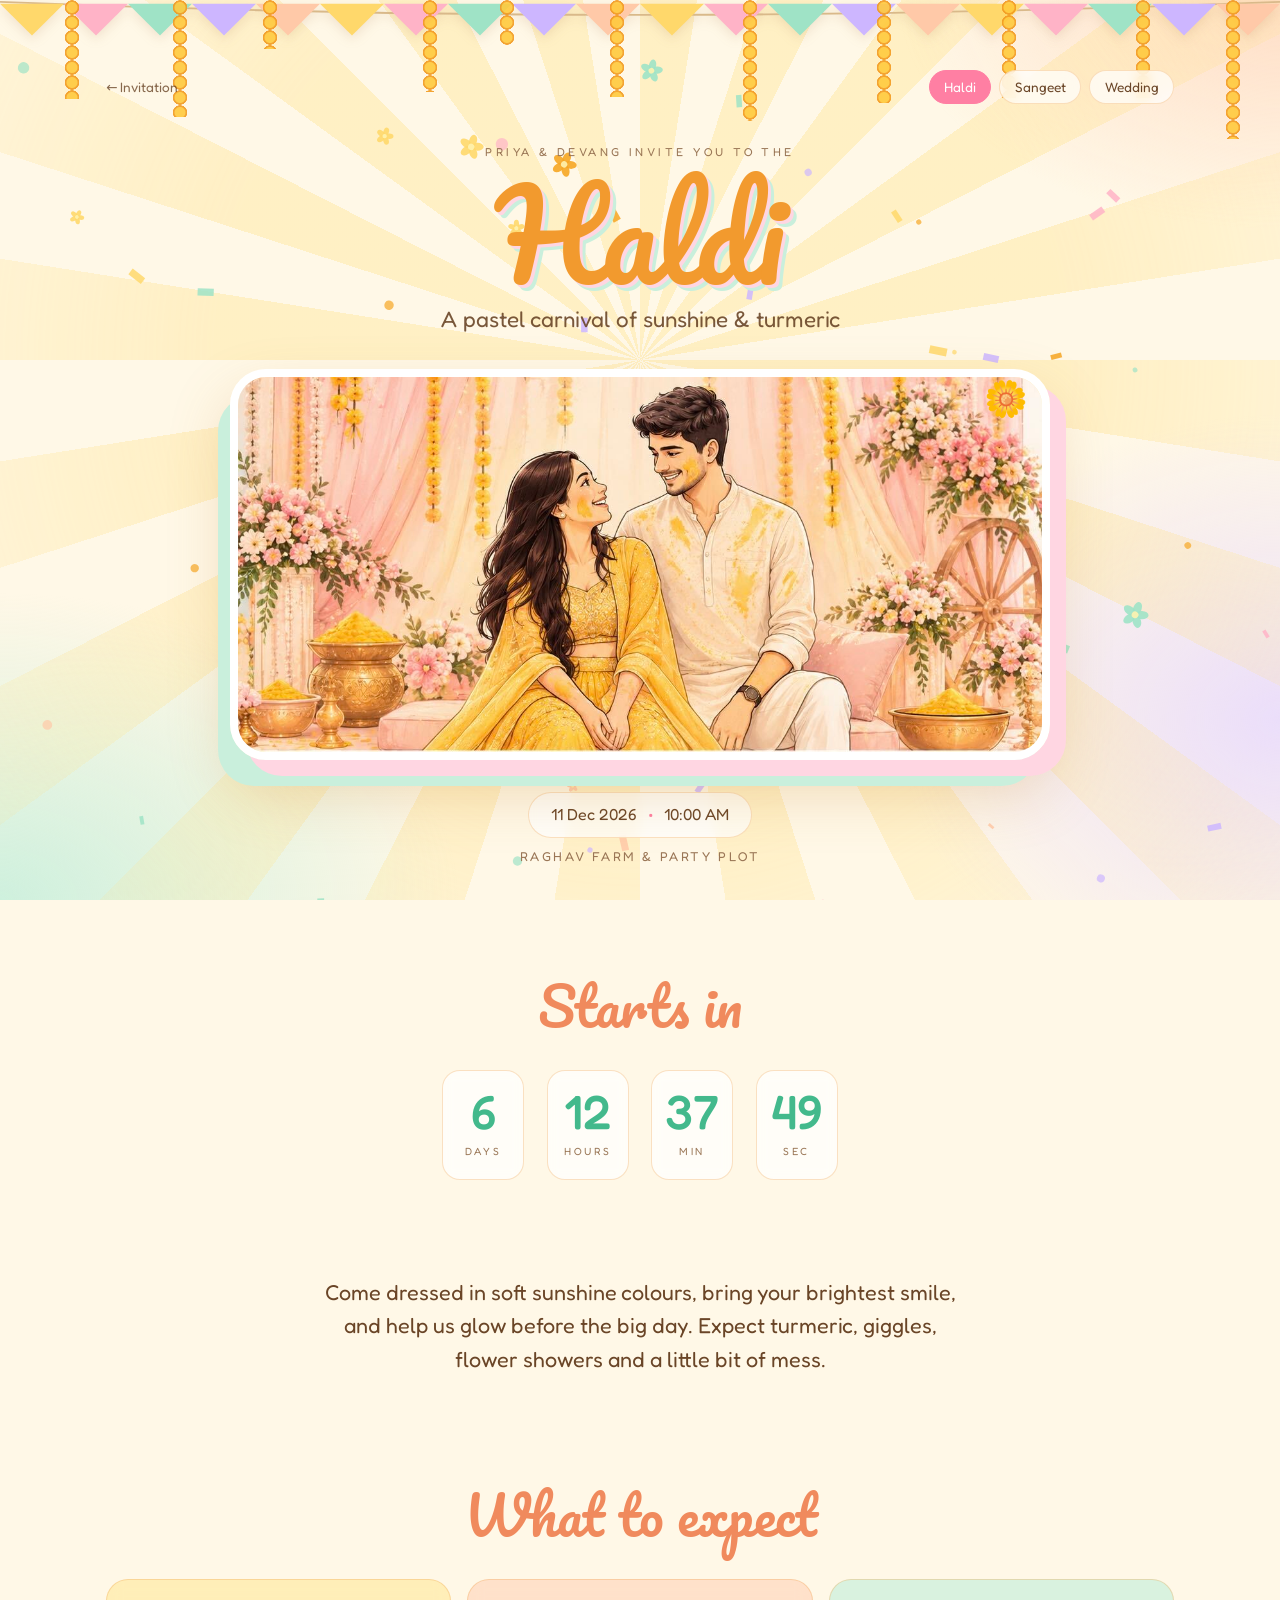
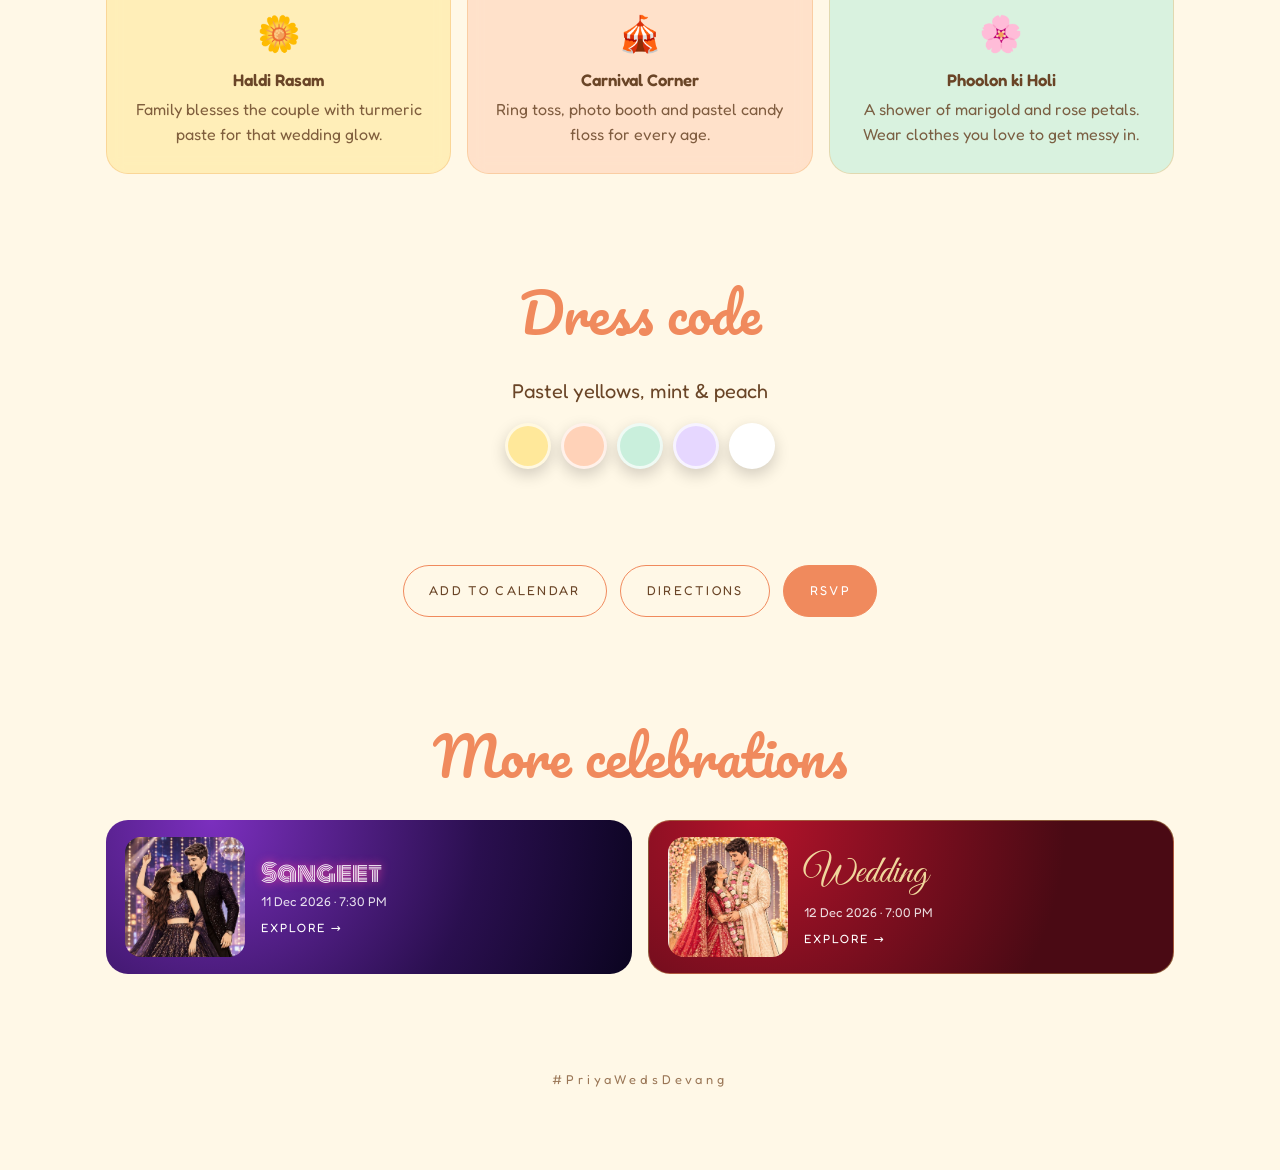
<file: priya/wedding/haldi.html>
<!doctype html>
<html lang="en">
<head>
  <meta charset="utf-8" />
  <meta name="viewport" content="width=device-width, initial-scale=1" />
  <title>Haldi</title>
  <meta property="og:title" content="You're invited to the Haldi 💛" />
  <meta property="og:image" content="photos/hero.jpg" />
  <link rel="preconnect" href="https://fonts.googleapis.com" />
  <link rel="preconnect" href="https://fonts.gstatic.com" crossorigin />
  <link href="https://fonts.googleapis.com/css2?family=Cormorant+Garamond:ital,wght@0,400;0,600;1,400&family=Great+Vibes&family=Montserrat:wght@300;500&family=Pacifico&family=Fredoka:wght@400;600&family=Monoton&family=Poppins:wght@300;400;600&display=swap" rel="stylesheet" />
  <link rel="stylesheet" href="shared/decor.css" />
  <link rel="stylesheet" href="site/event.css" />
</head>
<body data-event="haldi">
  <!-- Content, theme and animations are generated by site/event.js from config.js -->
  <script src="config.js"></script>
  <script src="shared/celebrate.js"></script>
  <script src="site/event.js"></script>
</body>
</html>
</file>
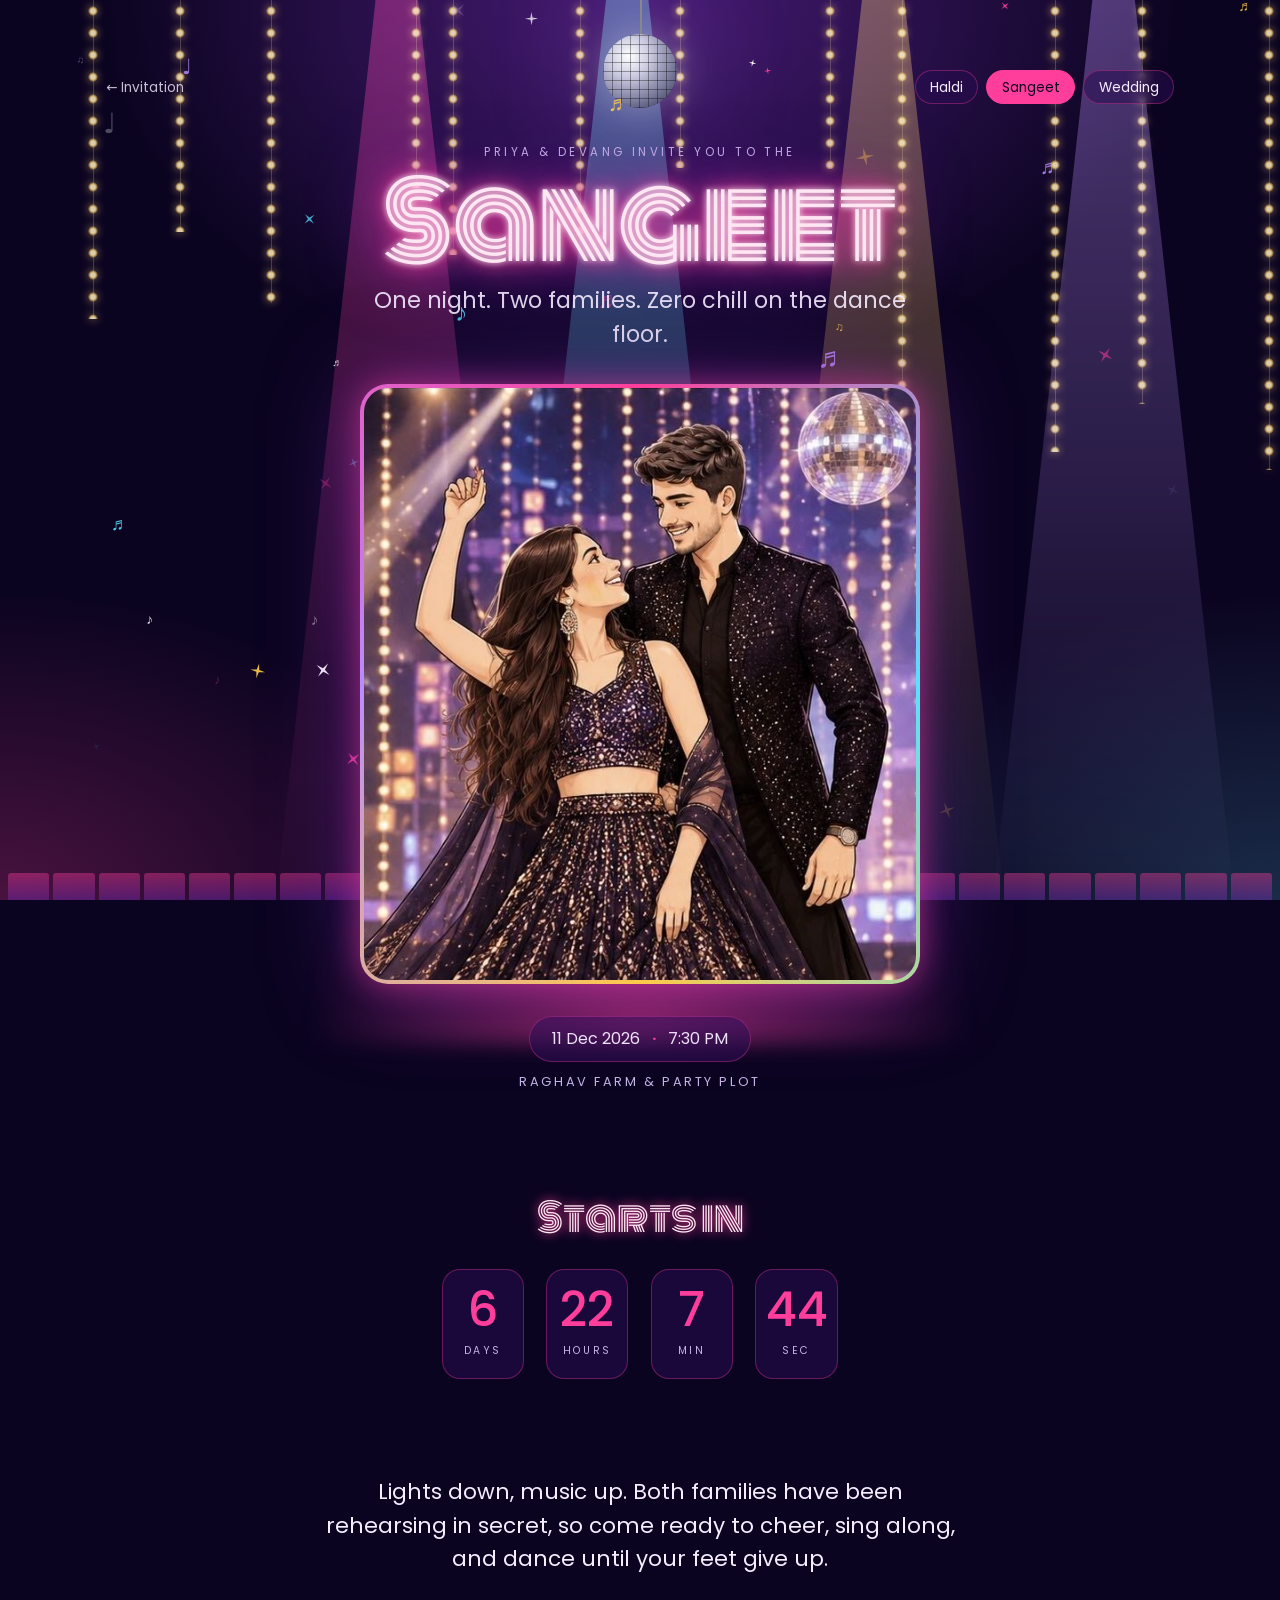
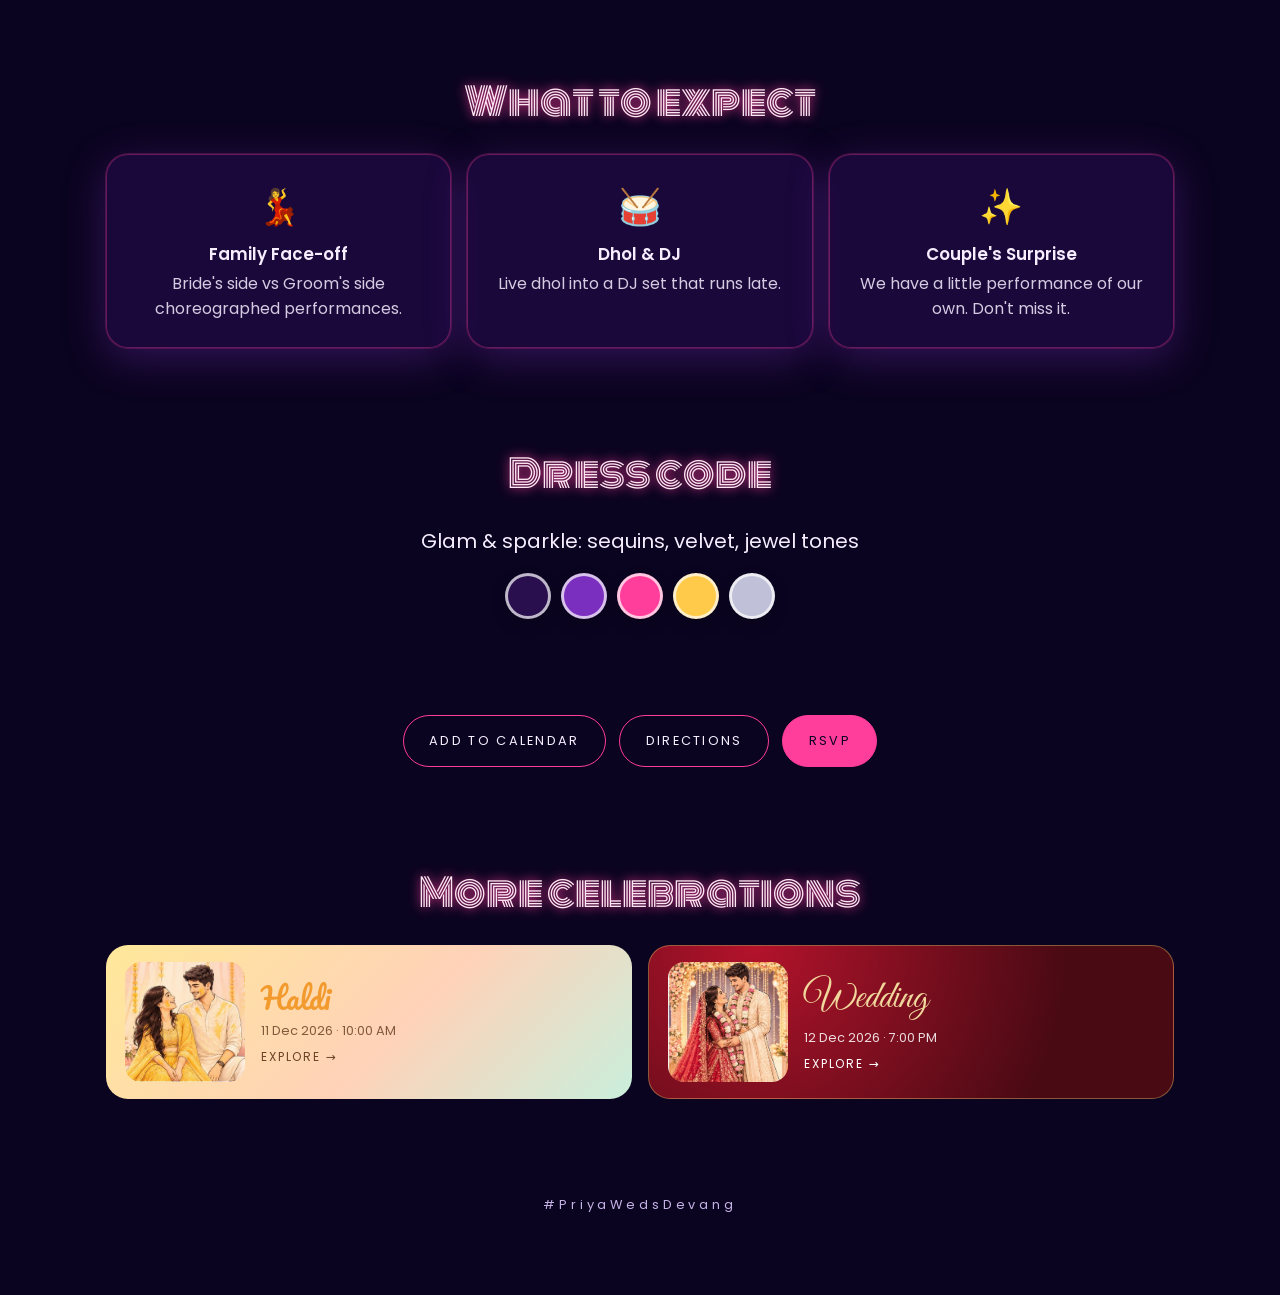
<file: priya/wedding/sangeet.html>
<!doctype html>
<html lang="en">
<head>
  <meta charset="utf-8" />
  <meta name="viewport" content="width=device-width, initial-scale=1" />
  <title>Sangeet</title>
  <meta property="og:title" content="You're invited to the Sangeet 💛" />
  <meta property="og:image" content="photos/hero.jpg" />
  <link rel="preconnect" href="https://fonts.googleapis.com" />
  <link rel="preconnect" href="https://fonts.gstatic.com" crossorigin />
  <link href="https://fonts.googleapis.com/css2?family=Cormorant+Garamond:ital,wght@0,400;0,600;1,400&family=Great+Vibes&family=Montserrat:wght@300;500&family=Pacifico&family=Fredoka:wght@400;600&family=Monoton&family=Poppins:wght@300;400;600&display=swap" rel="stylesheet" />
  <link rel="stylesheet" href="shared/decor.css" />
  <link rel="stylesheet" href="site/event.css" />
</head>
<body data-event="sangeet">
  <!-- Content, theme and animations are generated by site/event.js from config.js -->
  <script src="config.js"></script>
  <script src="shared/celebrate.js"></script>
  <script src="site/event.js"></script>
</body>
</html>
</file>
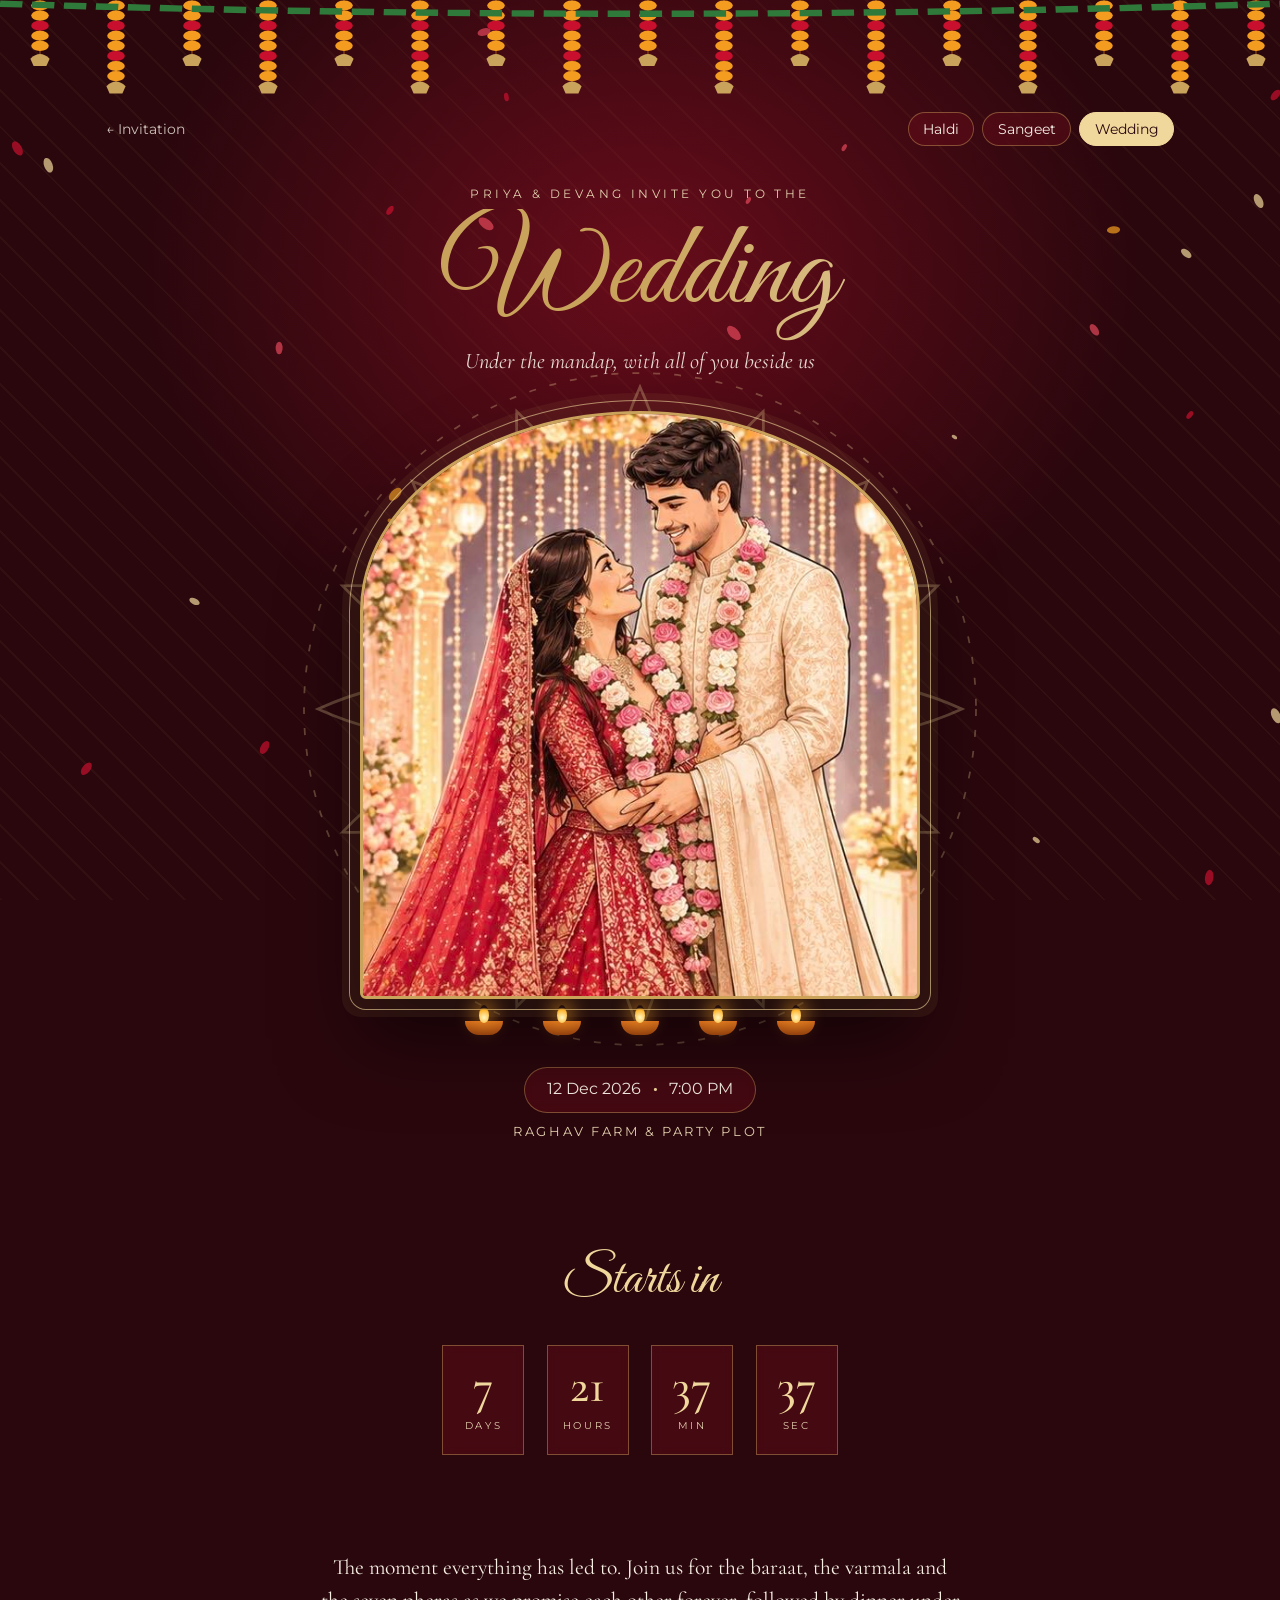
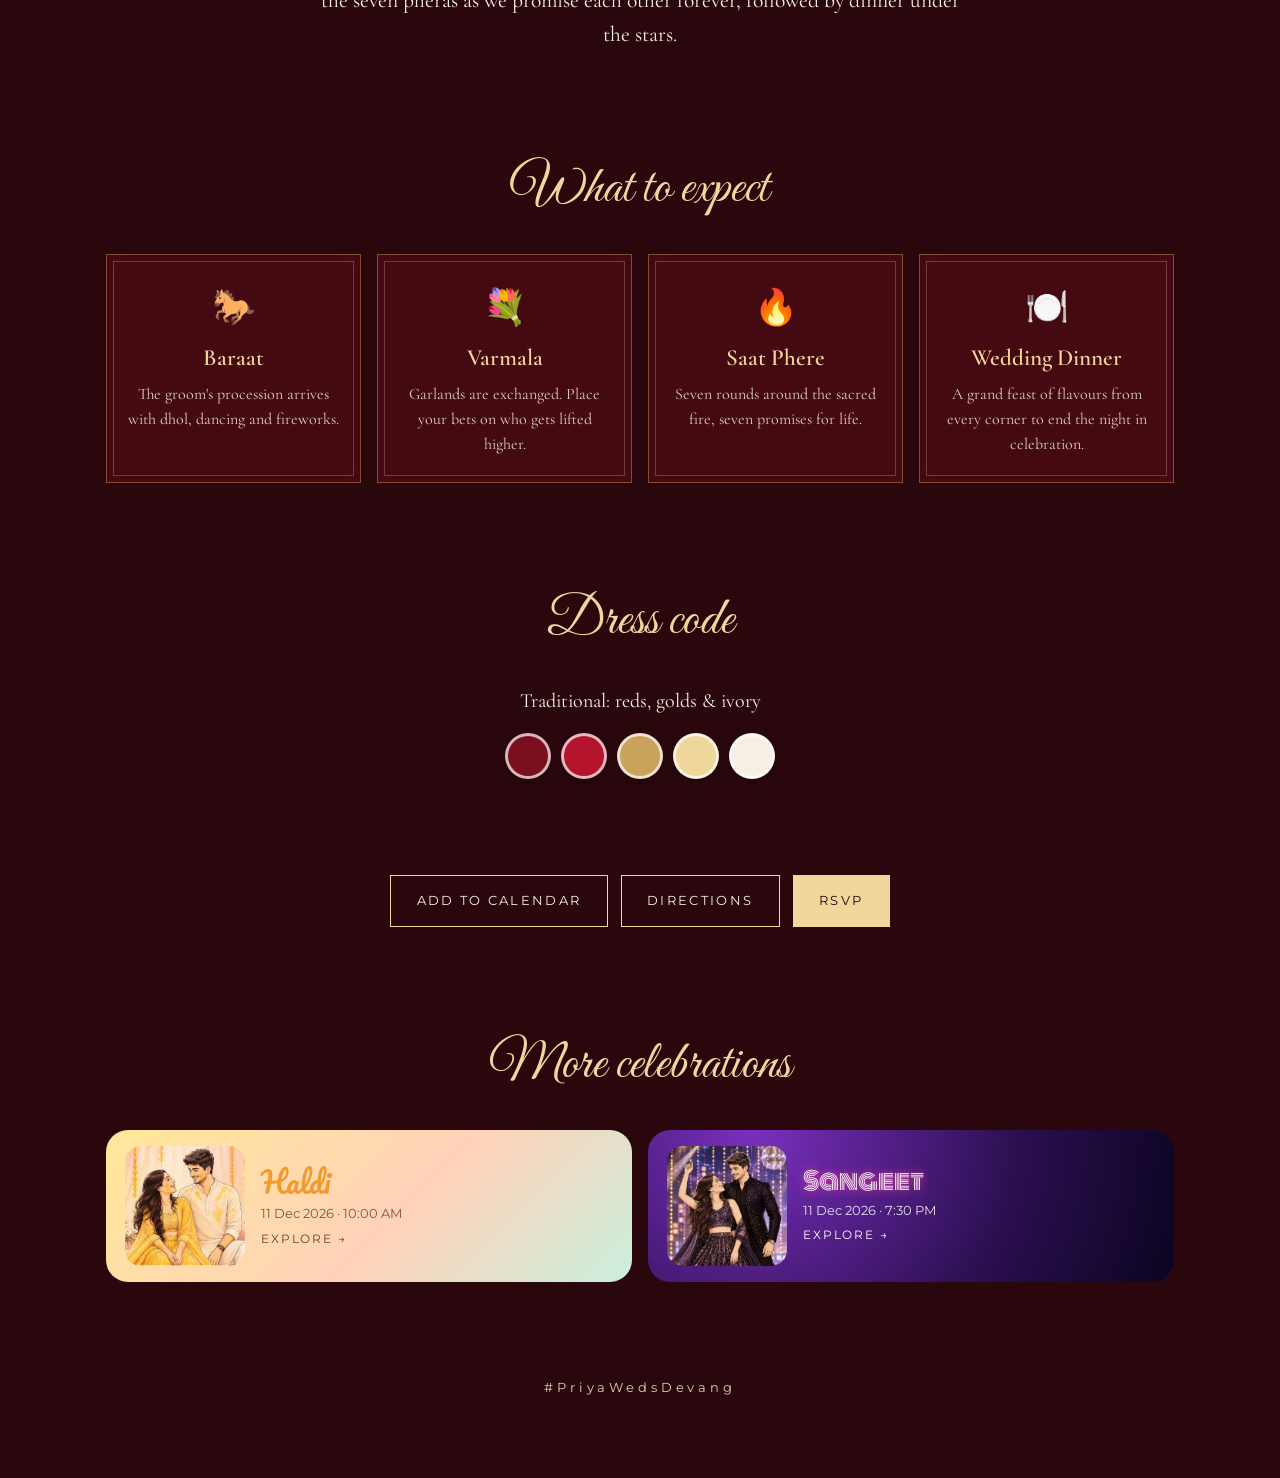
<file: priya/wedding/wedding.html>
<!doctype html>
<html lang="en">
<head>
  <meta charset="utf-8" />
  <meta name="viewport" content="width=device-width, initial-scale=1" />
  <title>Wedding</title>
  <meta property="og:title" content="You're invited to the Wedding 💛" />
  <meta property="og:image" content="photos/hero.jpg" />
  <link rel="preconnect" href="https://fonts.googleapis.com" />
  <link rel="preconnect" href="https://fonts.gstatic.com" crossorigin />
  <link href="https://fonts.googleapis.com/css2?family=Cormorant+Garamond:ital,wght@0,400;0,600;1,400&family=Great+Vibes&family=Montserrat:wght@300;500&family=Pacifico&family=Fredoka:wght@400;600&family=Monoton&family=Poppins:wght@300;400;600&display=swap" rel="stylesheet" />
  <link rel="stylesheet" href="shared/decor.css" />
  <link rel="stylesheet" href="site/event.css" />
</head>
<body data-event="wedding">
  <!-- Content, theme and animations are generated by site/event.js from config.js -->
  <script src="config.js"></script>
  <script src="shared/celebrate.js"></script>
  <script src="site/event.js"></script>
</body>
</html>
</file>
<file: priya/wedding/shared/decor.css>
/* Themed decorations + illustration frames, shared by index.html and the event pages.
   Decor elements are absolutely positioned inside whatever container holds them. */

/* ── Haldi: pastel carnival ─────────────────────────────── */
.sunburst {
  position: absolute; left: 50%; top: 40%; width: 260vmax; height: 260vmax; translate: -50% -50%;
  background: repeating-conic-gradient(from 0deg, rgba(255,226,140,.38) 0 9deg, rgba(255,255,255,0) 9deg 18deg);
  mask-image: radial-gradient(circle, #000 0 18%, transparent 42%);
  -webkit-mask-image: radial-gradient(circle, #000 0 18%, transparent 42%);
  animation: spin 120s linear infinite;
}
.bunting { position: absolute; left: 0; top: 0; width: 100%; height: 56px; filter: drop-shadow(0 4px 6px rgba(160,110,60,.15)); }
.strands { position: absolute; inset: 0; }
.marigold, .bulbs { position: absolute; top: 0; left: var(--x); width: 16px; height: var(--h); transform-origin: 50% 0; }
.marigold {
  background: radial-gradient(circle at 50% 50%, #FFC93C 0 5px, #F29A1F 6px 7px, transparent 7.5px) 0 0 / 16px 15px repeat-y;
  animation: swing var(--d) ease-in-out var(--delay) infinite alternate; opacity: .9;
}
.bulbs {
  width: 10px; opacity: .85;
  background: radial-gradient(circle, #FFF4C8 0 2px, rgba(255,214,120,.9) 3px, rgba(255,190,90,0) 5px) 0 0 / 10px 22px repeat-y;
  filter: drop-shadow(0 0 4px rgba(255,210,120,.9));
  animation: twinkle var(--d) ease-in-out var(--delay) infinite alternate;
}
.bulbs::before { content: ""; position: absolute; left: 50%; top: 0; bottom: 0; width: 1px; background: rgba(255,230,180,.25); }
@keyframes swing { from { transform: rotate(-3deg); } to { transform: rotate(3deg); } }
@keyframes twinkle { 50% { opacity: .35; } }
.faller {
  position: absolute; top: -40px; left: var(--x); width: 14px; height: 9px; border-radius: 50% 0 50% 0;
  background: var(--c); opacity: .75; scale: var(--s);
  animation: fall var(--d) linear var(--delay) infinite;
}
@keyframes fall { to { transform: translate(60px, calc(100vh + 120px)) rotate(540deg); } }

/* ── Sangeet: club night ────────────────────────────────── */
.beams i {
  position: absolute; top: -10%; left: 50%; width: 22vmax; height: 130%; transform-origin: 50% 0;
  background: linear-gradient(to bottom, var(--b), transparent 85%); clip-path: polygon(46% 0, 54% 0, 100% 100%, 0 100%);
  mix-blend-mode: screen; opacity: .4; filter: blur(6px); animation: sweep 7s ease-in-out infinite alternate;
}
.beams i:nth-child(1) { --b: #FF3D9A; margin-left: -30vw; animation-delay: -1s; }
.beams i:nth-child(2) { --b: #5BE0FF; margin-left: -12vw; animation-delay: -3s; animation-duration: 9s; }
.beams i:nth-child(3) { --b: #FFC94A; margin-left: 8vw;  animation-delay: -5s; }
.beams i:nth-child(4) { --b: #B98CFF; margin-left: 26vw; animation-delay: -2s; animation-duration: 8s; }
@keyframes sweep { from { transform: translateX(-50%) rotate(-28deg); } to { transform: translateX(-50%) rotate(28deg); } }
.discoball {
  position: absolute; top: 34px; left: 50%; translate: -50% 0; width: 74px; height: 74px; border-radius: 50%;
  background:
    repeating-linear-gradient(0deg, rgba(0,0,0,.35) 0 1px, transparent 1px 9px),
    repeating-linear-gradient(90deg, rgba(0,0,0,.35) 0 1px, transparent 1px 9px),
    radial-gradient(circle at 35% 30%, #fff, #c9c9e0 30%, #6d6d90 70%, #2a2a40);
  box-shadow: 0 0 40px rgba(255,255,255,.35), 0 0 120px rgba(185,140,255,.4);
  animation: glint 2.4s linear infinite;
}
.discoball::before { content: ""; position: absolute; left: 50%; bottom: 100%; width: 2px; height: 40px; background: #888; }
@keyframes glint { 50% { filter: brightness(1.35) hue-rotate(20deg); } }
.eq { position: absolute; left: 0; right: 0; bottom: 0; height: 90px; display: flex; gap: 4px; align-items: flex-end; padding: 0 8px; opacity: .4; }
.eq i { flex: 1; height: 30%; border-radius: 3px 3px 0 0; background: linear-gradient(#FF3D9A, #7B2FBE);
  animation: eq calc(.6s + var(--k) * 37ms % .5s) ease-in-out calc(var(--k) * -97ms) infinite alternate; }
@keyframes eq { to { height: 95%; } }

/* ── Wedding: mandap ────────────────────────────────────── */
.toran { position: absolute; top: 0; left: 0; width: 100%; height: 110px; animation: swayT 6s ease-in-out infinite alternate; transform-origin: 50% 0; }
@keyframes swayT { to { transform: skewX(1.5deg); } }
.mandala { position: absolute; left: 50%; top: 50%; width: 125%; translate: -50% -52%; color: rgba(240,215,156,.3); animation: spin 90s linear infinite; z-index: 0; pointer-events: none; }
.diyas { position: relative; z-index: 2; display: flex; justify-content: center; gap: clamp(18px, 6vw, 40px); }
.diya { position: relative; width: 38px; height: 14px; background: linear-gradient(#d06a1c, #8a3a0c); border-radius: 0 0 22px 22px; }
.flame { position: absolute; left: 50%; bottom: 12px; width: 10px; height: 18px; translate: -50% 0; border-radius: 50% 50% 50% 50% / 60% 60% 40% 40%;
  background: radial-gradient(circle at 50% 70%, #fff7c2, #ffb52e 55%, rgba(255,90,0,.0) 75%);
  box-shadow: 0 0 18px 6px rgba(255,170,40,.45); animation: flick calc(.9s + var(--k) * .13s) ease-in-out infinite alternate; }
@keyframes flick { 50% { transform: scale(.9, 1.12) rotate(-3deg); } to { transform: scale(1.05, .92) rotate(3deg); } }
@keyframes spin { to { rotate: 360deg; } }

/* ── Illustration frames ────────────────────────────────── */
.art { position: relative; margin: 0; }
.art img { display: block; width: 100%; height: 100%; object-fit: cover; }
.art .shine { position: absolute; inset: 0; pointer-events: none; overflow: hidden; border-radius: inherit; }
.art .shine::after {
  content: ""; position: absolute; top: -20%; bottom: -20%; width: 35%; left: -60%;
  background: linear-gradient(100deg, transparent, rgba(255,255,255,.45), transparent); transform: skewX(-18deg);
  animation: shine 5.5s ease-in-out 1.5s infinite;
}
@keyframes shine { 0%, 55% { left: -60%; } 100% { left: 140%; } }

.art-haldi { border-radius: 36px; border: 8px solid #fff; overflow: hidden;
  box-shadow: 16px 16px 0 #FFD6E2, -12px 26px 0 #C9EFDC, 0 30px 60px rgba(200,140,60,.3); }
.art-haldi::after { content: "🌼"; position: absolute; top: -6px; right: 14px; font-size: 2.2rem; animation: swing 2.5s ease-in-out infinite alternate; }

@property --spin { syntax: "<angle>"; inherits: false; initial-value: 0deg; }
.art-sangeet { padding: 4px; border-radius: 28px;
  background: conic-gradient(from var(--spin), #FF3D9A, #5BE0FF, #FFC94A, #B98CFF, #FF3D9A);
  box-shadow: 0 0 30px rgba(255,61,154,.5), 0 0 90px rgba(123,47,190,.55); animation: rim 4s linear infinite; }
.art-sangeet img { border-radius: 24px; }
@keyframes rim { to { --spin: 360deg; } }

.art-wedding { border-radius: 50% 50% 6px 6px / 34% 34% 6px 6px; border: 3px solid #C9A35B; overflow: hidden;
  outline: 1px solid rgba(240,215,156,.6); outline-offset: 10px; box-shadow: 0 0 0 18px rgba(201,163,91,.08), 0 40px 80px rgba(0,0,0,.55); }

@media (prefers-reduced-motion: reduce) {
  .sunburst, .marigold, .bulbs, .faller, .beams i, .discoball, .eq i, .toran, .mandala, .flame, .art .shine::after, .art-sangeet, .art-haldi::after { animation: none !important; }
  .faller { display: none; }
}
</file>
<file: priya/wedding/site/event.css>
/* Themed event pages. Each theme sets the same tokens; layout is shared. */
* { box-sizing: border-box; margin: 0; padding: 0; }
:root { --title: "Great Vibes", cursive; --body: "Cormorant Garamond", Georgia, serif; --sans: "Montserrat", system-ui, sans-serif; }
body {
  min-height: 100vh; overflow-x: hidden; background: var(--bg); color: var(--ink);
  font-family: var(--body); font-size: 18px; line-height: 1.55;
}
a { color: inherit; }

/* ── Themes ───────────────────────────────────────────── */
.t-haldi {
  --bg: #FFF8E7; --ink: #6A4527; --muted: #9a7656; --accent: #FF7FA3; --accent2: #43B98C;
  --card: rgba(255,255,255,.72); --line: rgba(240,170,90,.35);
  --title: "Pacifico", cursive; --body: "Fredoka", system-ui, sans-serif; --sans: "Fredoka", system-ui, sans-serif;
}
.t-sangeet {
  --bg: #0B0420; --ink: #F6EDFF; --muted: #c6b3e6; --accent: #FF3D9A; --accent2: #FFC94A;
  --card: rgba(40,14,80,.55); --line: rgba(255,61,154,.35);
  --title: "Monoton", cursive; --body: "Poppins", system-ui, sans-serif; --sans: "Poppins", system-ui, sans-serif;
}
.t-wedding {
  --bg: #2A070D; --ink: #F7EFE4; --muted: #e2cfae; --accent: #F0D79C; --accent2: #C9A35B;
  --card: rgba(122,15,30,.35); --line: rgba(201,163,91,.45);
}

/* ── Fixed decor + particles ──────────────────────────── */
.decor { position: fixed; inset: 0; z-index: 0; pointer-events: none; overflow: hidden; }
#fx { position: fixed; inset: 0; width: 100%; height: 100%; z-index: 1; pointer-events: none; }
main, .topnav { position: relative; z-index: 2; }

/* Haldi: pastel carnival tent stripes, bunting, balloons */
.t-haldi .decor { background:
  radial-gradient(60vmax 40vmax at 0% 100%, rgba(201,239,220,.9), transparent 60%),
  radial-gradient(50vmax 40vmax at 100% 80%, rgba(230,215,255,.8), transparent 60%),
  radial-gradient(50vmax 30vmax at 100% 0%, rgba(255,210,184,.7), transparent 60%); }

/* Sangeet: club night with sweeping beams, disco ball, equalizer */
.t-sangeet .decor { background:
  radial-gradient(70vmax 50vmax at 50% 0%, rgba(123,47,190,.55), transparent 60%),
  radial-gradient(60vmax 40vmax at 0% 100%, rgba(255,61,154,.25), transparent 60%),
  radial-gradient(60vmax 40vmax at 100% 100%, rgba(91,224,255,.18), transparent 60%), #0B0420; }

/* Wedding: maroon velvet, marigold toran, mandala, diyas */
.t-wedding .decor { background:
  radial-gradient(60vmax 50vmax at 50% 30%, rgba(179,19,43,.45), transparent 65%),
  repeating-linear-gradient(45deg, rgba(201,163,91,.05) 0 2px, transparent 2px 26px), #2A070D; }

/* ── Nav ──────────────────────────────────────────────── */
.topnav { display: flex; justify-content: space-between; align-items: center; gap: 12px; flex-wrap: wrap; padding: 70px 16px 0; max-width: 1100px; margin: 0 auto; font-family: var(--sans); font-size: .85rem; }
.back { text-decoration: none; opacity: .8; }
.back:hover { opacity: 1; }
.chips { display: flex; gap: 8px; }
.chip { text-decoration: none; padding: .35rem .9rem; border-radius: 99px; border: 1px solid var(--line); background: var(--card); backdrop-filter: blur(6px); }
.chip.on { background: var(--accent); color: var(--bg); border-color: var(--accent); }
.t-haldi .chip.on { color: #fff; }

/* ── Hero ─────────────────────────────────────────────── */
main { max-width: 1100px; margin: 0 auto; padding: 0 16px; }
.ev-hero { text-align: center; padding: 2.5rem 0 3rem; }
.eyebrow { font-family: var(--sans); text-transform: uppercase; letter-spacing: .3em; font-size: .72rem; color: var(--muted); }
.ev-title { font-family: var(--title); font-weight: 400; line-height: 1.1; font-size: clamp(3.4rem, 15vw, 7.5rem); margin: .3rem 0 .2rem; animation: pop 1.2s cubic-bezier(.2,1.4,.4,1) both; }
@keyframes pop { from { opacity: 0; transform: scale(.7) translateY(20px); } }
.t-haldi .ev-title { color: #F29A2E; text-shadow: 3px 3px 0 #FFD6E2, 6px 6px 0 #C9EFDC; }
.t-sangeet .ev-title { color: #FFE6F3; font-size: clamp(2.6rem, 12vw, 6.4rem);
  text-shadow: 0 0 6px #fff, 0 0 18px #FF3D9A, 0 0 42px #FF3D9A, 0 0 80px #7B2FBE; animation: pop 1.2s both, neon 4s 1.2s infinite; }
@keyframes neon { 0%, 18%, 22%, 62%, 64%, 100% { opacity: 1; } 20%, 63% { opacity: .55; } }
.t-wedding .ev-title { background: linear-gradient(100deg, #C9A35B 20%, #FFF6DC 45%, #C9A35B 70%); background-size: 250% 100%;
  -webkit-background-clip: text; background-clip: text; color: transparent; animation: pop 1.2s both, shimmer 6s linear infinite; padding: 0 .15em; }
@keyframes shimmer { to { background-position: -250% 0; } }
.tagline { font-size: clamp(1.1rem, 3vw, 1.4rem); font-style: italic; opacity: .9; max-width: 42ch; margin: 0 auto; }
.t-haldi .tagline, .t-sangeet .tagline { font-style: normal; }

.stage { position: relative; width: min(560px, 92vw); margin: 2rem auto 1rem; }
.t-haldi .stage { width: min(820px, 94vw); }
.stage .art { z-index: 1; animation: floaty 6s ease-in-out infinite; }
.t-wedding .stage .art { aspect-ratio: 1 / 1.05; }
@keyframes floaty { 50% { transform: translateY(-10px); } }
.stage .diyas { margin-top: 22px; }
.t-sangeet .stage::before { content: ""; position: absolute; left: 50%; bottom: -10%; width: 120%; height: 60%; translate: -50% 0;
  background: radial-gradient(ellipse at 50% 100%, rgba(255,61,154,.55), transparent 70%); filter: blur(10px); }

.when-pill { display: inline-flex; gap: .7rem; align-items: center; margin-top: 1rem; padding: .6rem 1.4rem; border-radius: 99px;
  background: var(--card); border: 1px solid var(--line); font-family: var(--sans); font-size: 1rem; backdrop-filter: blur(6px); }
.when-pill b { color: var(--accent); }
.place { margin-top: .6rem; font-family: var(--sans); font-size: .8rem; letter-spacing: .2em; text-transform: uppercase; color: var(--muted); }

/* ── Sections ─────────────────────────────────────────── */
section { padding: 3rem 0; text-align: center; }
h2 { font-family: var(--title); font-weight: 400; font-size: clamp(2.2rem, 7vw, 3.4rem); margin-bottom: 1.4rem; color: var(--accent); }
.t-haldi h2 { color: #F08A5D; }
.t-sangeet h2 { font-size: clamp(1.6rem, 5vw, 2.4rem); color: #FFE6F3; text-shadow: 0 0 12px #FF3D9A; }
.clock { display: flex; justify-content: center; gap: clamp(.6rem, 3vw, 1.4rem); flex-wrap: wrap; }
.clock div { min-width: 82px; padding: 1rem .6rem; border-radius: 18px; background: var(--card); border: 1px solid var(--line); backdrop-filter: blur(6px); }
.t-wedding .clock div { border-radius: 0; }
.clock b { display: block; font-size: clamp(2rem, 7vw, 3rem); font-weight: 500; line-height: 1; color: var(--accent); }
.t-haldi .clock b { color: var(--accent2); }
.clock span { font-family: var(--sans); font-size: .65rem; letter-spacing: .25em; text-transform: uppercase; color: var(--muted); }
.ev-about p { max-width: 640px; margin: 0 auto; font-size: clamp(1.1rem, 2.6vw, 1.35rem); }

.cards { display: grid; grid-template-columns: repeat(auto-fit, minmax(220px, 1fr)); gap: 1rem; }
.cards:has(> .card:nth-child(3):last-child) { grid-template-columns: repeat(3, 1fr); }
@media (max-width: 760px) { .cards:has(> .card:nth-child(3):last-child) { grid-template-columns: 1fr; } }
.card { padding: 1.6rem 1.2rem; border-radius: 22px; background: var(--card); border: 1px solid var(--line); backdrop-filter: blur(8px); transition: transform .3s; }
.card:hover { transform: translateY(-6px) rotate(-.6deg); }
.t-haldi .card:nth-child(4n+1) { background: rgba(255,232,154,.6); }
.t-haldi .card:nth-child(4n+2) { background: rgba(255,210,184,.6); }
.t-haldi .card:nth-child(4n+3) { background: rgba(201,239,220,.7); }
.t-haldi .card:nth-child(4n+4) { background: rgba(230,215,255,.7); }
.t-sangeet .card { box-shadow: 0 0 0 1px rgba(255,61,154,.2), 0 10px 40px rgba(123,47,190,.35); }
.t-wedding .card { border-radius: 0; position: relative; }
.t-wedding .topnav { padding-top: 112px; }
.t-wedding .card::before { content: ""; position: absolute; inset: 6px; border: 1px solid rgba(240,215,156,.25); pointer-events: none; }
.ico { font-size: 2.2rem; display: block; margin-bottom: .4rem; }
.card h3 { font-family: var(--sans); font-size: 1.05rem; font-weight: 600; margin-bottom: .3rem; }
.t-wedding .card h3 { font-family: var(--body); font-size: 1.45rem; font-weight: 600; color: var(--accent); }
.card p { font-size: 1rem; opacity: .85; }

.dress { font-size: 1.25rem; margin-bottom: 1rem; }
.swatches { display: flex; justify-content: center; gap: 10px; }
.swatches i { width: 46px; height: 46px; border-radius: 50%; border: 3px solid rgba(255,255,255,.7); box-shadow: 0 6px 16px rgba(0,0,0,.18); }

.ev-actions { display: flex; flex-wrap: wrap; justify-content: center; gap: .8rem; }
.btn { font-family: var(--sans); font-size: .8rem; letter-spacing: .18em; text-transform: uppercase; text-decoration: none;
  padding: .95rem 1.6rem; border: 1px solid var(--accent); color: var(--ink); border-radius: 99px; transition: background .3s, color .3s, transform .3s; }
.btn:hover, .btn.solid { background: var(--accent); color: var(--bg); }
.btn:hover { transform: translateY(-2px); }
.t-haldi .btn { border-color: #F08A5D; }
.t-haldi .btn:hover, .t-haldi .btn.solid { background: #F08A5D; color: #fff; }
.t-wedding .btn { border-radius: 0; }

.next-grid { display: grid; grid-template-columns: repeat(auto-fit, minmax(260px, 1fr)); gap: 1rem; }
.next { display: flex; align-items: center; gap: 1rem; text-align: left; text-decoration: none; padding: 1rem 1.2rem; border-radius: 22px; color: #fff; transition: transform .3s; overflow: hidden; }
.next:hover { transform: translateY(-4px); }
.next .mini { width: 120px; height: 120px; flex: none; border-radius: 16px; overflow: hidden; }
.next .mini img { width: 100%; height: 100%; object-fit: cover; object-position: 50% 20%; }
.next h3 { font-size: 1.8rem; font-weight: 400; }
.next p { font-family: var(--sans); font-size: .8rem; opacity: .85; }
.next span { font-family: var(--sans); font-size: .75rem; letter-spacing: .15em; text-transform: uppercase; }
.t-haldi-card { background: linear-gradient(135deg, #FFE89A, #FFD2B8 55%, #C9EFDC); color: #6A4527; }
.t-haldi-card h3 { font-family: "Pacifico", cursive; color: #F29A2E; }
.t-sangeet-card { background: radial-gradient(circle at 20% 0%, #7B2FBE, #2A0F4F 60%, #0B0420); }
.t-sangeet-card h3 { font-family: "Monoton", cursive; font-size: 1.5rem; text-shadow: 0 0 10px #FF3D9A; }
.t-wedding-card { background: radial-gradient(circle at 20% 0%, #B3132B, #4a0a14 70%); border: 1px solid rgba(201,163,91,.5); }
.t-wedding-card h3 { font-family: "Great Vibes", cursive; font-size: 2.4rem; color: #F0D79C; }

.ev-foot { text-align: center; padding: 3rem 0 5rem; font-family: var(--sans); letter-spacing: .3em; color: var(--muted); font-size: .8rem; }

/* reveal */
.reveal { opacity: 0; transform: translateY(26px); transition: opacity .9s ease, transform .9s cubic-bezier(.2,.8,.2,1); transition-delay: calc(var(--k, 0) * 90ms); }
.reveal.in { opacity: 1; transform: none; }

@media (max-width: 560px) {
  .topnav { justify-content: center; padding-top: 64px; }
  .t-sangeet .topnav { padding-top: 124px; }
  .t-wedding .topnav { padding-top: 104px; }
  .clock { flex-wrap: nowrap; gap: 8px; }
  .clock div { min-width: 0; flex: 1; max-width: 82px; padding: .8rem .2rem; }
  .clock span { letter-spacing: .12em; }
  .next .mini { width: 92px; height: 92px; }
}
@media (prefers-reduced-motion: reduce) {
  *, *::before, *::after { animation: none !important; transition: none !important; }
  .reveal { opacity: 1; transform: none; }
  #fx { display: none; }
}
</file>
